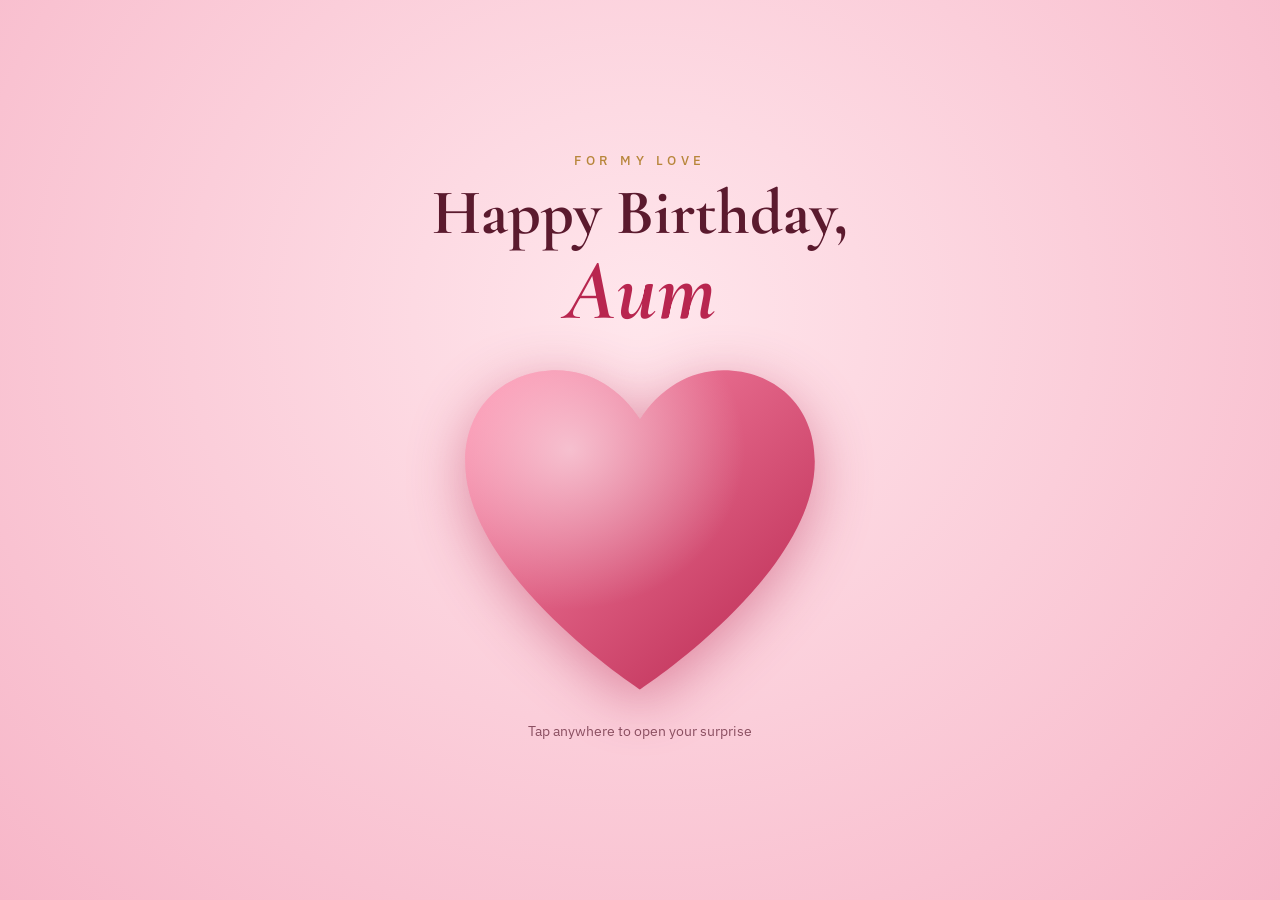
<file: index.html>
<!doctype html>
<html lang="en">
<head>
<meta charset="utf-8">
<meta name="viewport" content="width=device-width,initial-scale=1">
<title>Happy Birthday Aum</title>
<meta name="description" content="A little birthday surprise for Aum.">
<link rel="icon" href="data:image/svg+xml,%3Csvg xmlns='http://www.w3.org/2000/svg' viewBox='0 0 32 32'%3E%3Crect width='32' height='32' rx='7' fill='%23B83A5C'/%3E%3Cpath d='M16 27S5 19 5 12a6 6 0 0 1 11-3.3A6 6 0 0 1 27 12c0 7-11 15-11 15z' fill='%23fff'/%3E%3C/svg%3E">
<link rel="preconnect" href="https://fonts.googleapis.com">
<link rel="preconnect" href="https://fonts.gstatic.com" crossorigin>
<link rel="stylesheet" href="https://fonts.googleapis.com/css2?family=Cormorant+Garamond:ital,wght@0,600;0,700;1,500&family=IBM+Plex+Sans:wght@400;500&display=swap">
<link rel="stylesheet" href="css/landing.css">
</head>
<body>
<canvas id="fx" aria-hidden="true"></canvas>
<div id="floaters" aria-hidden="true"></div>
<main id="stage" class="stage" role="button" tabindex="0" aria-label="Happy birthday Aum. Tap anywhere to open your surprise.">
  <p class="eyebrow">for my love</p>
  <h1>Happy Birthday,<br><span class="name">Aum</span></h1>
  <svg id="heart" class="heart" viewBox="0 0 100 92" aria-hidden="true">
    <defs>
      <linearGradient id="hg" x1="0" y1="0" x2="1" y2="1">
        <stop offset="0" stop-color="#FF8FAE"/><stop offset="1" stop-color="#B8264F"/>
      </linearGradient>
      <radialGradient id="shine" cx=".3" cy=".25" r=".5">
        <stop offset="0" stop-color="#fff" stop-opacity=".55"/><stop offset="1" stop-color="#fff" stop-opacity="0"/>
      </radialGradient>
    </defs>
    <path d="M50 88C50 88 4 58 4 28 4 13 15 4 28 4c9 0 17 5 22 13C55 9 63 4 72 4c13 0 24 9 24 24 0 30-46 60-46 60z" fill="url(#hg)"/>
    <path d="M50 88C50 88 4 58 4 28 4 13 15 4 28 4c9 0 17 5 22 13C55 9 63 4 72 4c13 0 24 9 24 24 0 30-46 60-46 60z" fill="url(#shine)"/>
  </svg>
  <p class="hint">Tap anywhere to open your surprise</p>
</main>
<script src="js/landing.js"></script>
</body>
</html>
</file>
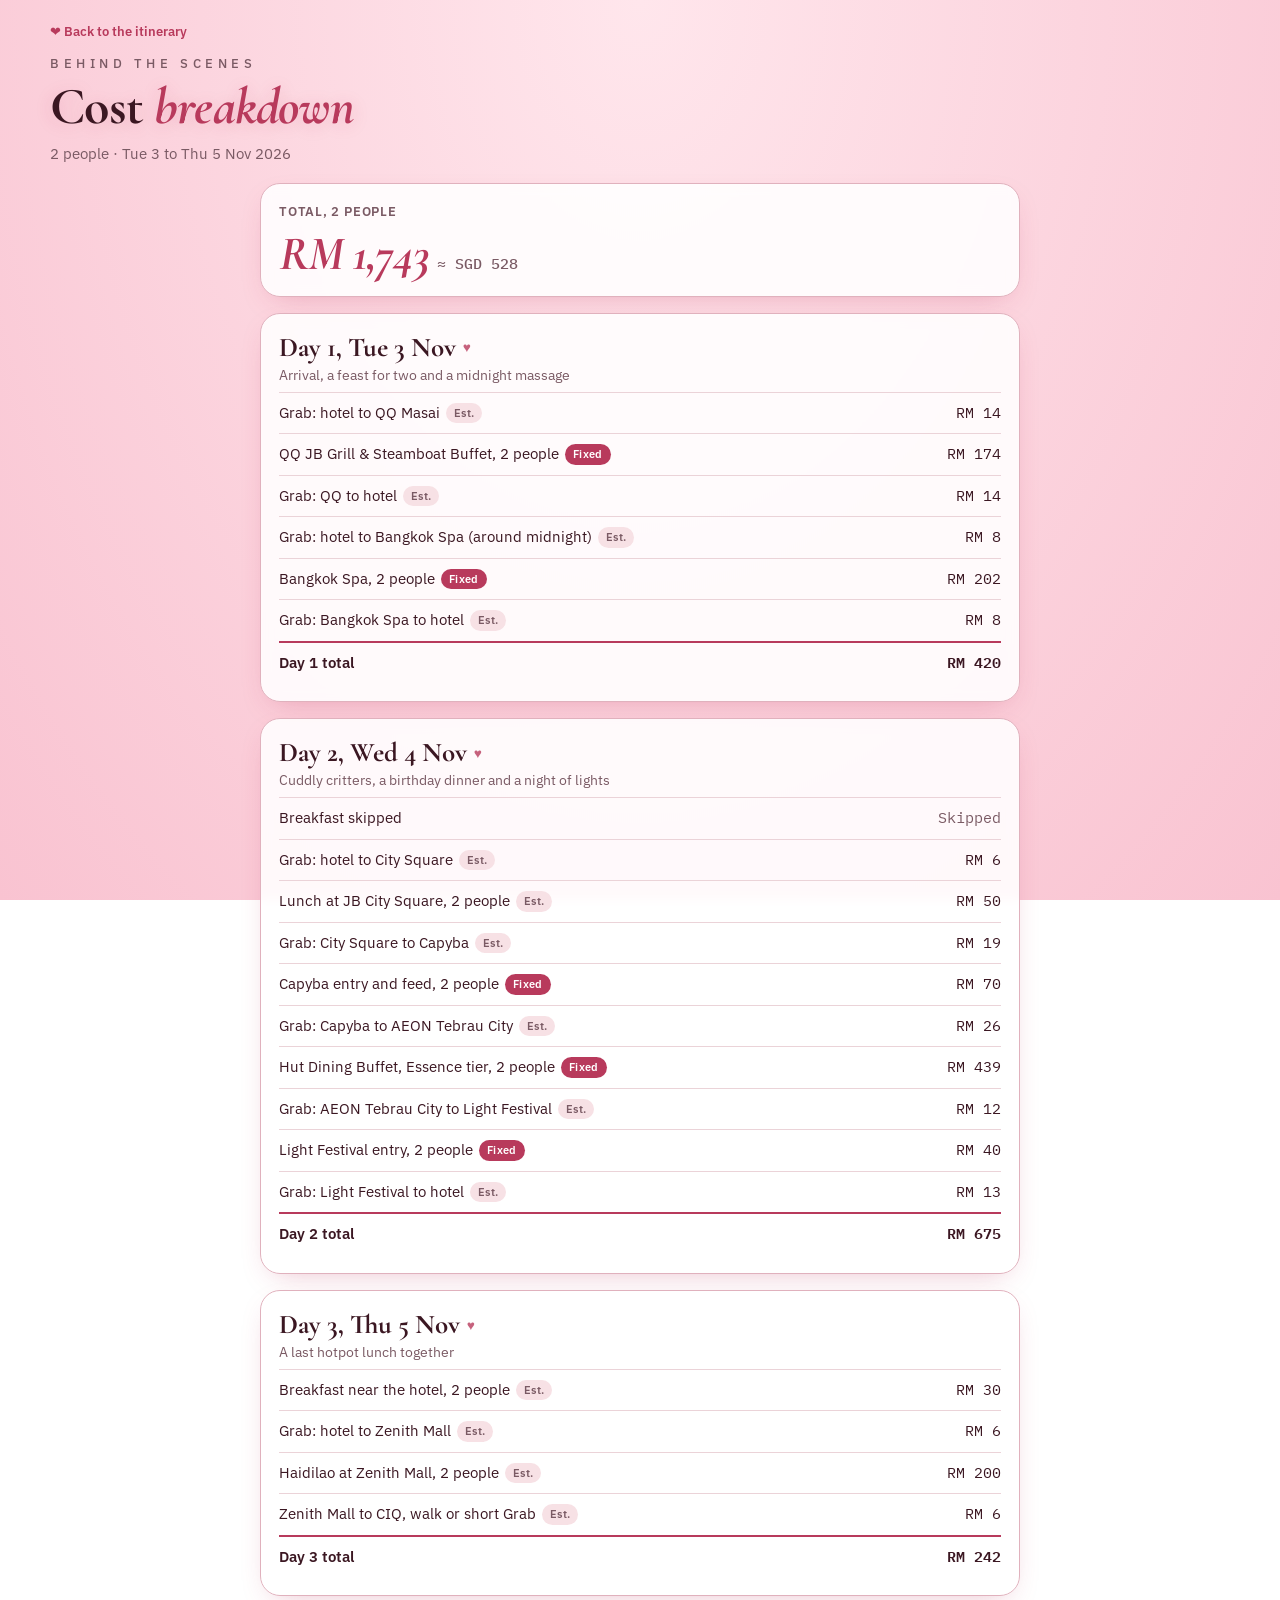
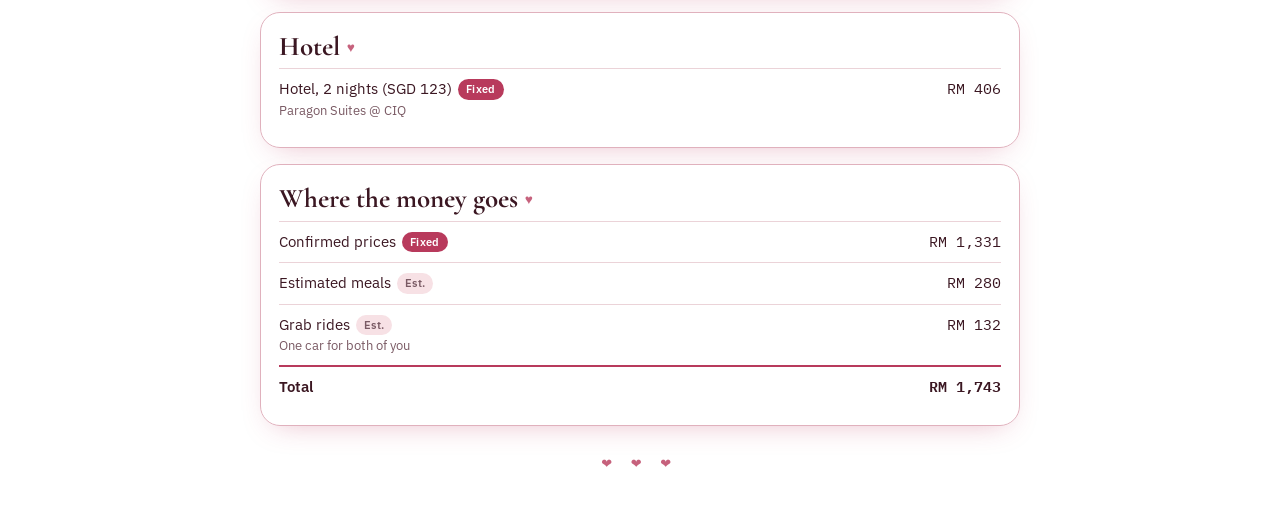
<file: costs.html>
<!doctype html>
<html lang="en">
<head>
<meta charset="utf-8">
<meta name="viewport" content="width=device-width,initial-scale=1">
<title>Cost Breakdown</title>
<meta name="robots" content="noindex">
<link rel="icon" href="data:image/svg+xml,%3Csvg xmlns='http://www.w3.org/2000/svg' viewBox='0 0 32 32'%3E%3Crect width='32' height='32' rx='7' fill='%23B83A5C'/%3E%3Cpath d='M16 27S5 19 5 12a6 6 0 0 1 11-3.3A6 6 0 0 1 27 12c0 7-11 15-11 15z' fill='%23fff'/%3E%3C/svg%3E">
<link rel="preconnect" href="https://fonts.googleapis.com">
<link rel="preconnect" href="https://fonts.gstatic.com" crossorigin>
<link rel="stylesheet" href="https://fonts.googleapis.com/css2?family=Cormorant+Garamond:ital,wght@0,600;0,700;1,500&family=IBM+Plex+Sans:wght@400;500;600&family=IBM+Plex+Mono:wght@500&display=swap">
<link rel="stylesheet" href="css/style.css">
<style>.costs{max-width:760px;margin:0 auto;display:flex;flex-direction:column;gap:16px}</style>
</head>
<body>
<div id="floaters" aria-hidden="true"></div>
<div class="wrap">
  <header class="top">
    <div>
      <a class="back" href="trip.html">&#10084; Back to the itinerary</a>
      <p class="kicker">behind the scenes</p>
      <h1>Cost <span class="name">breakdown</span></h1>
      <p>2 people &middot; Tue 3 to Thu 5 Nov 2026</p>
    </div>
  </header>
  <main class="costs" id="costs"></main>
  <p class="hearts-div" aria-hidden="true">&#10084; &#10084; &#10084;</p>
</div>
<script src="js/floaters.js"></script>
<script src="js/data.js"></script>
<script src="js/costs.js"></script>
</body>
</html>
</file>
<file: css/landing.css>
:root{--bg1:#FFE6EC; --bg2:#F7B6C8; --ink:#5B1A2E; --rose:#B8264F; --gold:#B8863B; color-scheme:light}
@media (prefers-color-scheme: dark){:root{--bg1:#2A1119; --bg2:#12070B; --ink:#FFE9EE; --rose:#FF8FAE; --gold:#F0C070; color-scheme:dark}}
*{box-sizing:border-box}
html,body{height:100%; margin:0}
body{background:radial-gradient(ellipse at 50% 35%,var(--bg1),var(--bg2)); color:var(--ink); font-family:'IBM Plex Sans','Segoe UI',system-ui,sans-serif; overflow:hidden}
#fx{position:fixed; inset:0; width:100%; height:100%; pointer-events:none; z-index:5}
#floaters{position:fixed; inset:0; overflow:hidden; pointer-events:none; z-index:0}
.fl{position:absolute; bottom:-8vh; color:var(--rose); opacity:0; animation:rise linear infinite}
@keyframes rise{0%{transform:translateY(0) translateX(0) rotate(-8deg); opacity:0}10%{opacity:.35}90%{opacity:.25}100%{transform:translateY(-115vh) translateX(var(--dx)) rotate(10deg); opacity:0}}
.stage{position:relative; z-index:2; height:100%; display:flex; flex-direction:column; align-items:center; justify-content:center; gap:10px; padding:20px 16px 28px; text-align:center; cursor:pointer; outline:none; -webkit-tap-highlight-color:transparent}
.eyebrow{margin:0; font-size:13px; letter-spacing:.35em; text-transform:uppercase; color:var(--gold); font-weight:500}
h1{margin:0; font-family:'Cormorant Garamond',Georgia,serif; font-weight:700; font-size:clamp(34px,8vw,64px); line-height:1.05; text-wrap:balance}
h1 .name{font-style:italic; color:var(--rose); font-size:1.35em}
.heart{width:min(62vw,52vh,380px); height:auto; margin:8px 0; filter:drop-shadow(0 14px 28px rgba(184,38,79,.45)); transform-origin:50% 60%; animation:beat 1.6s ease-in-out infinite}
@keyframes beat{0%,100%{transform:scale(1)}14%{transform:scale(1.08)}28%{transform:scale(1)}42%{transform:scale(1.05)}70%{transform:scale(1)}}
.hint{margin:0; font-size:14px; color:var(--ink); opacity:.7; animation:pulse 2.4s ease-in-out infinite}
@keyframes pulse{50%{opacity:.25}}
.stage:focus-visible .heart{outline:3px solid var(--gold); outline-offset:10px; border-radius:30%}
.go .heart{animation:pop .9s cubic-bezier(.2,.9,.3,1) forwards}
@keyframes pop{0%{transform:scale(1)}30%{transform:scale(1.35)}100%{transform:scale(14); opacity:0}}
.go h1,.go .eyebrow,.go .hint{transition:opacity .5s; opacity:0; animation:none}
.veil{position:fixed; inset:0; z-index:9; background:var(--rose); opacity:0; pointer-events:none; transition:opacity .6s ease}
@media (prefers-reduced-motion:reduce){.heart,.hint,.fl{animation:none!important} .go .heart{animation:none!important; opacity:0}}
</file>
<file: css/style.css>
/* Layout: plan and costs on the left, sticky map on the right; stacked with the map first on phones */
:root{
  --bg:#FFE6EC; --surface:#FFFFFF; --ink:#3B1722; --muted:#7A5A64; --line:#EBD3D8;
  --teal:#B83A5C; --orange:#B8863B; --blue:#7B4B94; --on-accent:#FFFFFF;
  --chip:#F7E1E5; --warn-bg:#FFF3DC; --warn-ink:#6E4A12;
  --display:'Cormorant Garamond',Georgia,'Times New Roman',serif;
  --body:'IBM Plex Sans','Segoe UI',system-ui,sans-serif;
  --mono:'IBM Plex Mono',ui-monospace,Menlo,Consolas,monospace;
  color-scheme:light;
}
@media (prefers-color-scheme: dark){
  :root{
    --bg:#1A0E13; --surface:#27151C; --ink:#F7E9EC; --muted:#C2A3AC; --line:#43252F;
    --teal:#FF8FAE; --orange:#F0C070; --blue:#C9A0E0; --on-accent:#1A0E13;
    --chip:#36202A; --warn-bg:#3A2A10; --warn-ink:#F5D79B; color-scheme:dark;
  }
}
*{box-sizing:border-box}
html{scroll-behavior:smooth}
body{
  margin:0; background:var(--bg); color:var(--ink); font-family:var(--body); font-size:15px; line-height:1.5;
  padding:20px max(16px,env(safe-area-inset-right,0px)) 40px max(16px,env(safe-area-inset-left,0px));
}
.wrap{max-width:1180px; margin:0 auto}
h1,h2,h3{font-family:var(--display); line-height:1.15; margin:0; text-wrap:balance}
h1{font-size:clamp(34px,6vw,52px); font-weight:700; letter-spacing:-.01em}
h2{font-size:27px; font-weight:700}
h3{font-size:17px; font-weight:600; font-family:var(--body)}
p{margin:0}
a{color:var(--teal)}
.top{display:flex; flex-wrap:wrap; gap:16px 24px; justify-content:space-between; align-items:flex-end; margin-bottom:18px}
.top p{color:var(--muted); margin-top:6px; max-width:60ch}
.ctrls{display:flex; flex-wrap:wrap; gap:10px}
.seg{display:inline-flex; background:var(--chip); border-radius:999px; padding:3px}
.seg button{font:inherit; font-size:13px; font-weight:500; border:0; background:transparent; color:var(--muted); padding:6px 14px; border-radius:999px; cursor:pointer}
.seg button[aria-pressed="true"]{background:var(--ink); color:var(--bg)}
button:focus-visible,.stop:focus-visible,a:focus-visible,.pinicon:focus-visible{outline:2px solid var(--teal); outline-offset:2px}
.tabs{display:flex; gap:6px; overflow-x:auto; margin-bottom:16px; padding-bottom:2px}
.tabs button{
  font:inherit; font-weight:600; font-size:14px; white-space:nowrap; cursor:pointer;
  border:1px solid var(--line); background:var(--surface); color:var(--ink); padding:9px 16px; border-radius:10px;
}
.tabs button[aria-selected="true"]{background:var(--ink); color:var(--bg); border-color:var(--ink)}
.layout{display:grid; gap:20px; grid-template-columns:minmax(0,1fr); grid-template-areas:"map" "panel"}
@media (min-width:920px){
  .layout{grid-template-columns:minmax(0,1.05fr) minmax(0,.95fr); grid-template-areas:"panel map"; align-items:start}
  .mapwrap{position:sticky; top:16px}
}
.panel{grid-area:panel; display:flex; flex-direction:column; gap:16px; min-width:0}
.mapwrap{grid-area:map; min-width:0}
.card{background:var(--surface); border:1px solid var(--line); border-radius:14px; padding:18px}
.big{font-family:var(--display); font-size:clamp(34px,6vw,48px); font-weight:700; letter-spacing:-.02em; line-height:1}
.big small{font-family:var(--mono); font-size:15px; color:var(--muted); font-weight:500; letter-spacing:0; margin-left:8px}
.muted{color:var(--muted)}
.eyebrow{font-size:13px; text-transform:uppercase; letter-spacing:.06em; font-weight:600; color:var(--muted)}
.num{font-family:var(--mono); font-variant-numeric:tabular-nums; text-align:right; white-space:nowrap}
table{width:100%; border-collapse:collapse}
td{padding:9px 0; border-top:1px solid var(--line); vertical-align:top; text-align:left}
td small{display:block; color:var(--muted); font-size:13px}
tr.total td{border-top:2px solid var(--ink); font-weight:600}
.chip{display:inline-block; font-size:11px; font-weight:600; letter-spacing:.03em; padding:2px 8px; border-radius:999px; background:var(--chip); color:var(--muted); margin-left:6px; vertical-align:1px}
.chip.fixed{background:var(--teal); color:var(--on-accent)}
.scroll{overflow-x:auto}
.daybar{display:flex; align-items:center; gap:10px; margin-bottom:4px}
.dot{width:12px; height:12px; border-radius:50%}
.stops{list-style:none; margin:8px 0 0; padding:0; display:flex; flex-direction:column}
.stop{display:grid; grid-template-columns:72px 28px minmax(0,1fr); gap:10px; padding:12px 0; border-top:1px solid var(--line); cursor:pointer}
.stop:first-child{border-top:0}
.stop .t{font-family:var(--mono); font-size:13px; color:var(--muted); padding-top:2px}
.badge{width:28px; height:28px; border-radius:50%; display:grid; place-items:center; font-family:var(--mono); font-size:13px; font-weight:500}
.badge.stay{background:var(--ink); color:var(--bg)}
.badge.eat{background:var(--orange); color:var(--on-accent)}
.badge.do{background:var(--teal); color:var(--on-accent)}
.stop p{font-size:13.5px; color:var(--muted)}
.stop.sel{background:var(--chip); margin-inline:-10px; padding-inline:10px; border-radius:10px; border-top-color:transparent}
.warn{background:var(--warn-bg); color:var(--warn-ink); border-radius:12px; padding:12px 14px; font-size:14px}
.notes{margin:10px 0 0; padding-left:18px; display:flex; flex-direction:column; gap:8px; font-size:14px}
.btn{display:inline-block; margin-top:12px; font-weight:600; font-size:14px; text-decoration:none; border:1px solid var(--ink); color:var(--ink); padding:8px 14px; border-radius:10px}
.btn:hover{background:var(--ink); color:var(--bg)}
.mapcard{padding:12px}
.map{width:100%; height:min(62vw,430px); min-height:300px; border-radius:10px; background:var(--chip); z-index:0}
.mapmsg{display:grid; place-items:center; height:100%; padding:20px; text-align:center; color:var(--muted)}
.pinicon{width:26px; height:26px; border-radius:50%; display:grid; place-items:center; font:500 12px var(--mono); border:2px solid #fff; box-shadow:0 1px 4px rgba(0,0,0,.35)}
.pinicon.stay{background:#5B1A2E; color:#fff}
.pinicon.eat{background:#B8863B; color:#fff}
.pinicon.do{background:#B83A5C; color:#fff}
.pinicon.sel{outline:3px solid #5B1A2E; outline-offset:2px}
.legend{display:flex; flex-wrap:wrap; gap:6px; margin-top:10px}
.legend button{font:inherit; font-size:12.5px; border:1px solid var(--line); background:var(--surface); color:var(--ink); border-radius:999px; padding:4px 10px 4px 5px; cursor:pointer; display:flex; align-items:center; gap:6px}
.legend button[aria-pressed="true"]{border-color:var(--ink); background:var(--chip)}
.legend .badge{width:20px; height:20px; font-size:11px}
.detail{margin-top:12px; border-top:1px solid var(--line); padding-top:12px; font-size:14px}
.detail h3{margin-bottom:2px}
.detail p{color:var(--muted)}
.detail a.go{display:inline-block; margin-top:8px; font-weight:600}
.keyline{display:flex; flex-wrap:wrap; gap:6px 16px; font-size:12.5px; color:var(--muted); margin-top:8px}
.keyline span{display:inline-flex; align-items:center; gap:6px}
.keyline i{display:inline-block; width:18px; height:0; border-top:3px dashed}
.foot{margin-top:22px; font-size:12.5px; color:var(--muted); max-width:80ch}
@media (prefers-reduced-motion:reduce){*{transition:none!important; scroll-behavior:auto!important}}

.tagline{font-family:var(--display); font-style:italic; font-size:19px; color:var(--teal); margin-top:4px}
.hero{background:linear-gradient(135deg,var(--chip),var(--surface)); text-align:center}
.hero .hearts{color:var(--teal); letter-spacing:.5em; font-size:14px}
.hero p{font-family:var(--display); font-size:22px; line-height:1.35; margin-top:8px}
body{background-image:radial-gradient(ellipse at top,var(--chip),transparent 60%); background-repeat:no-repeat}

.back{display:inline-block; font-size:13px; font-weight:600; color:var(--teal); text-decoration:none; margin-bottom:6px}

/* ---- Match the welcome page ---- */
body{background:radial-gradient(ellipse at 50% 0%,#FFE6EC 0%,#F9C3D1 100%) fixed; position:relative}
@media (prefers-color-scheme: dark){body{background:radial-gradient(ellipse at 50% 0%,#2A1119 0%,#12070B 100%) fixed}}
#floaters{position:fixed; inset:0; overflow:hidden; pointer-events:none; z-index:0}
.fl{position:absolute; bottom:-8vh; color:var(--teal); opacity:0; animation:rise linear infinite}
@keyframes rise{0%{transform:translateY(0) translateX(0) rotate(-8deg); opacity:0}10%{opacity:.3}90%{opacity:.2}100%{transform:translateY(-115vh) translateX(var(--dx)) rotate(10deg); opacity:0}}
.wrap{position:relative; z-index:1}
.kicker{font-size:13px; letter-spacing:.35em; text-transform:uppercase; color:var(--orange); font-weight:500; margin:0 0 4px}
h1 .name{font-style:italic; color:var(--teal)}
.top h1{text-shadow:0 2px 18px rgba(184,38,79,.18)}
.card{border-radius:20px; background:color-mix(in srgb,var(--surface) 88%,transparent); backdrop-filter:blur(6px); box-shadow:0 10px 30px -14px rgba(184,38,79,.35); border-color:color-mix(in srgb,var(--teal) 22%,var(--line))}
.tabs button{border-radius:999px; background:color-mix(in srgb,var(--surface) 85%,transparent)}
.tabs button[aria-selected="true"]{background:linear-gradient(135deg,#FF8FAE,#B8264F); color:#fff; border-color:transparent; box-shadow:0 6px 16px -6px rgba(184,38,79,.6)}
.seg button[aria-pressed="true"]{background:linear-gradient(135deg,#FF8FAE,#B8264F); color:#fff}
.big{font-style:italic; color:var(--teal)}
.big small{font-style:normal}
h2::after{content:"\2665"; font-size:.5em; color:var(--teal); margin-left:.5em; vertical-align:.25em; opacity:.8}
.badge{box-shadow:0 3px 8px -2px rgba(184,38,79,.5)}
.badge.stay{background:linear-gradient(135deg,#8E2A47,#5B1A2E); color:#fff}
.badge.eat{background:linear-gradient(135deg,#E0B15F,#B8863B); color:#2a1708}
.badge.do{background:linear-gradient(135deg,#FF8FAE,#B8264F); color:#fff}
.pinicon.stay{background:linear-gradient(135deg,#8E2A47,#5B1A2E)}
.pinicon.eat{background:linear-gradient(135deg,#E0B15F,#B8863B); color:#2a1708}
.pinicon.do{background:linear-gradient(135deg,#FF8FAE,#B8264F)}
.btn{border-radius:999px; border-color:var(--teal); color:var(--teal)}
.btn:hover{background:linear-gradient(135deg,#FF8FAE,#B8264F); color:#fff; border-color:transparent}
.map{border-radius:14px}
.stop.sel{background:color-mix(in srgb,var(--teal) 12%,transparent)}
tr.total td{border-top-color:var(--teal)}
.hearts-div{text-align:center; color:var(--teal); letter-spacing:.6em; font-size:13px; margin:28px 0 0; opacity:.8}
.foot{margin-left:auto; margin-right:auto; text-align:center}
.warn{border-radius:16px}
@media (prefers-reduced-motion:reduce){.fl{animation:none!important}}

.secret{position:fixed; top:0; right:0; width:96px; height:96px; z-index:9999; display:block; background:transparent; border:0; cursor:default; -webkit-tap-highlight-color:transparent; outline:none}
.plan a{display:block; text-decoration:none; color:inherit}
.plan{list-style:none; padding:12px 0; border-top:1px solid var(--line)}
.plan:first-child{border-top:0}
.plan a:hover h3{color:var(--teal)}
.plan h3{font-family:var(--display); font-size:22px}
</file>
